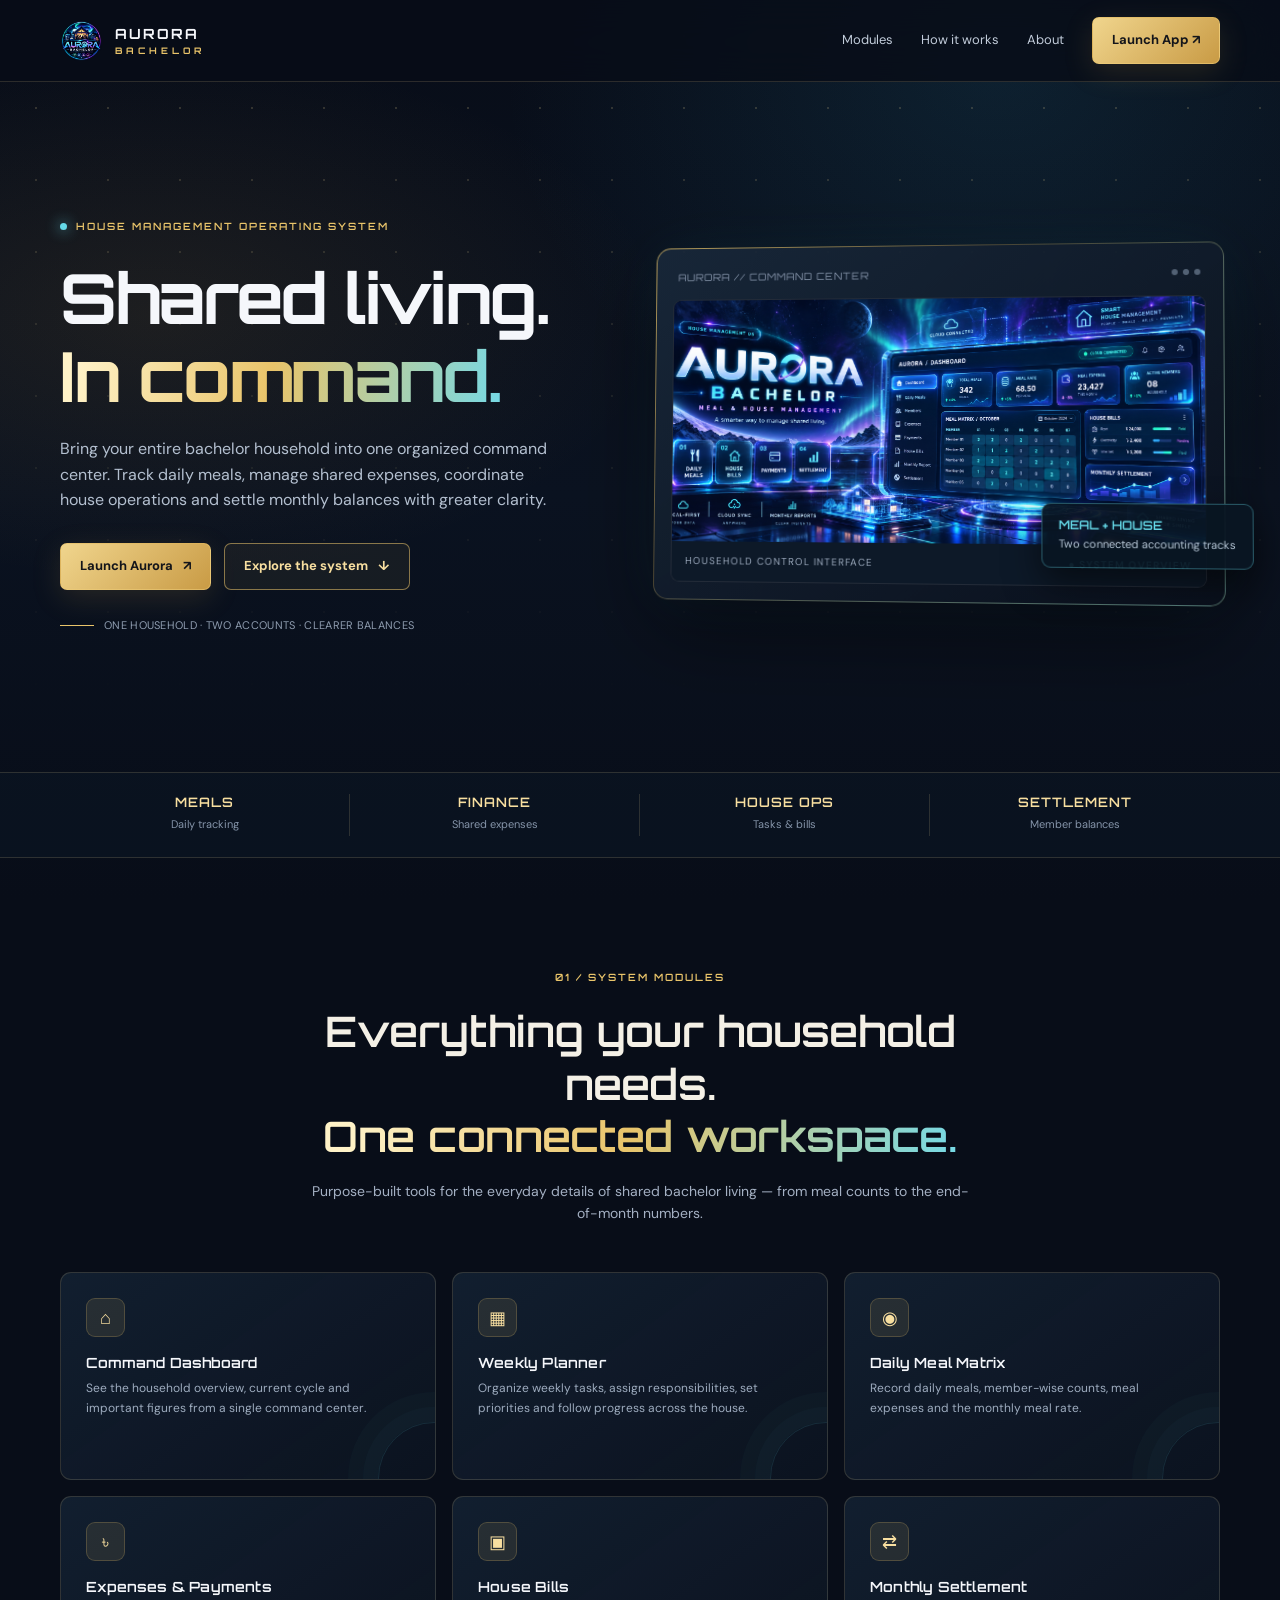
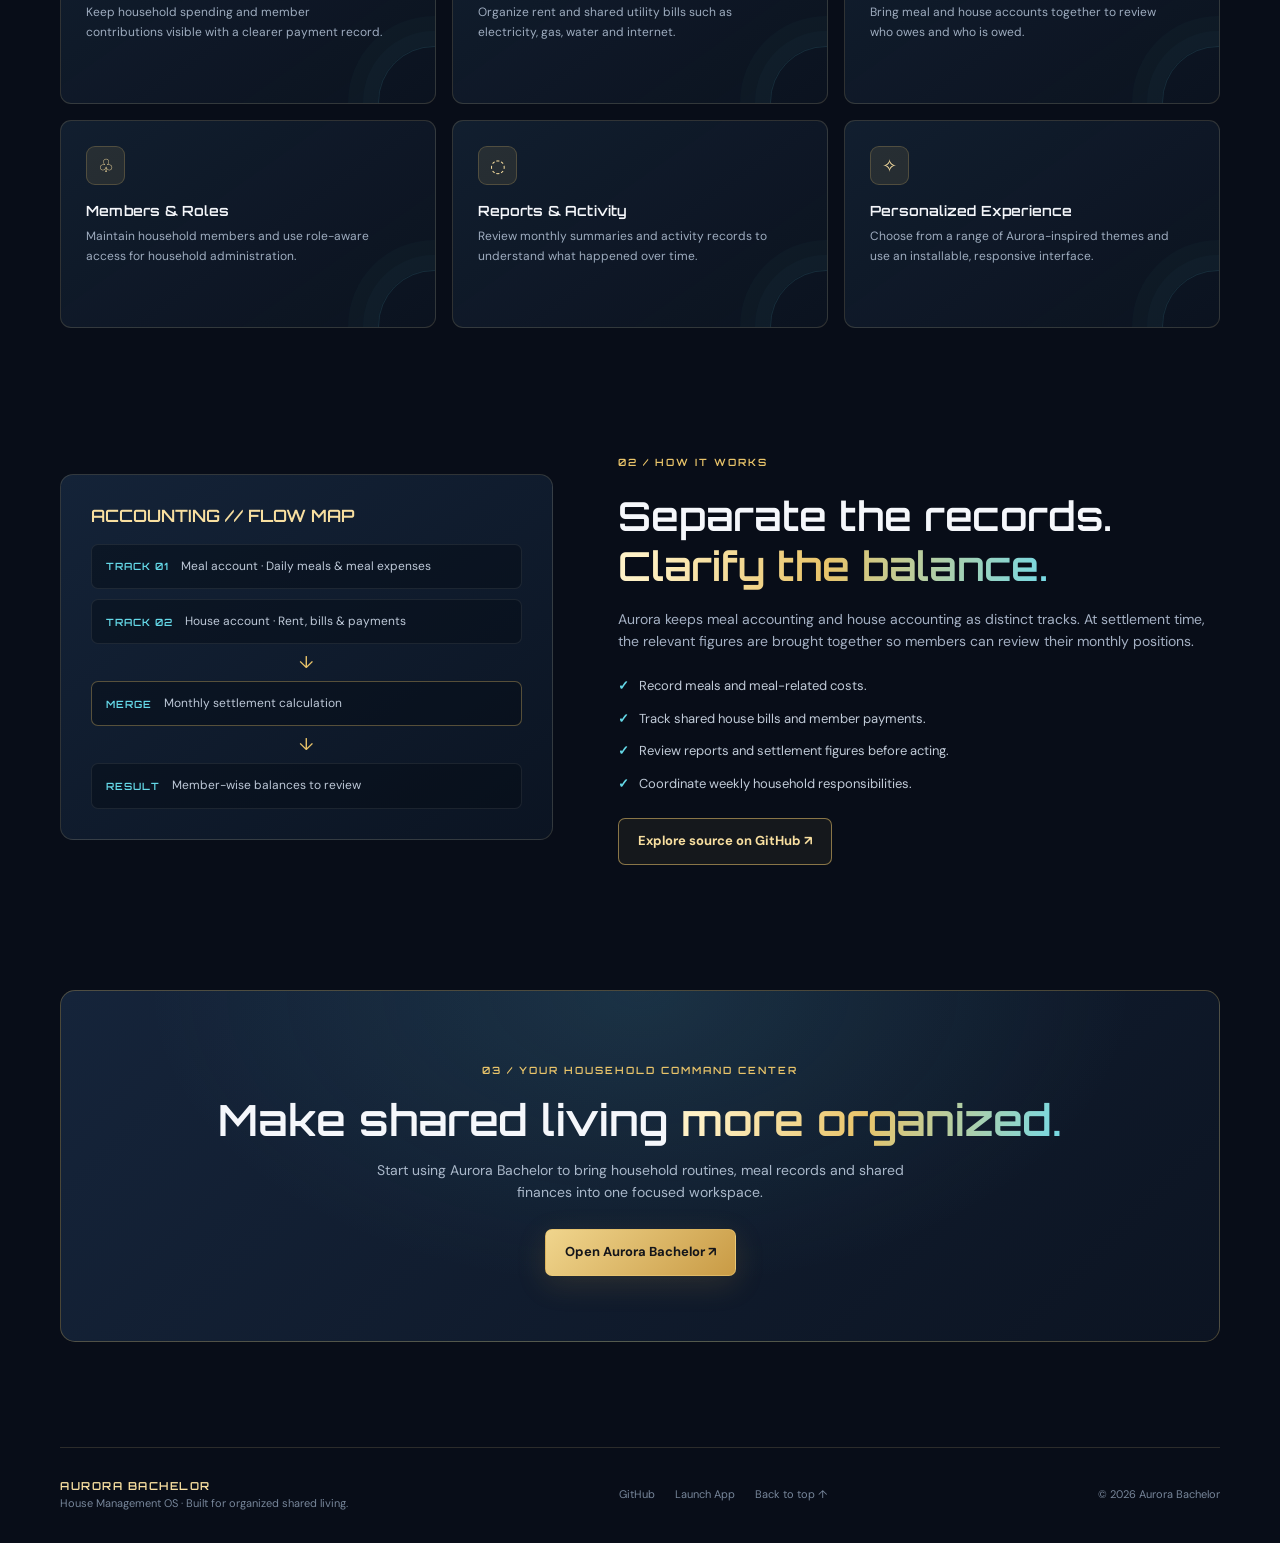
<file: landing/index.html>
<!doctype html>
<html lang="en">
<head>
  <meta charset="utf-8">
  <meta name="viewport" content="width=device-width,initial-scale=1">
  <meta name="theme-color" content="#080d18">
  <meta name="description" content="Aurora Bachelor is a futuristic household management OS for shared living. Organize meals, members, expenses, house bills and monthly settlements in one place.">
  <meta property="og:type" content="website">
  <meta property="og:title" content="Aurora Bachelor — Shared Living, in Command">
  <meta property="og:description" content="One command center for meals, money, house operations and clearer monthly settlements.">
  <meta property="og:image" content="https://github.com/gitwithmasum/Aurora-Bachelor/raw/main/Assets/Aurora%20House%20Management%20Dashboard.png">
  <title>Aurora Bachelor — Shared Living, in Command</title>
  <link rel="icon" href="../Assets/AURORA%20BACHELOR%20LOGO.png">
  <link rel="preconnect" href="https://fonts.googleapis.com">
  <link rel="preconnect" href="https://fonts.gstatic.com" crossorigin>
  <link href="https://fonts.googleapis.com/css2?family=DM+Sans:wght@400;500;600;700&family=Orbitron:wght@500;600;700;800&display=swap" rel="stylesheet">
  <style>
    :root{color-scheme:dark;--bg:#080d18;--panel:#101a2a;--panel2:#0d1625;--gold:#e9c46a;--gold2:#f8dfa0;--cyan:#65d9e8;--muted:#a4b0c3;--line:rgba(225,203,145,.17);--white:#f5f7fb}
    *{box-sizing:border-box}html{scroll-behavior:smooth;scroll-padding-top:90px}body{margin:0;background:var(--bg);color:var(--white);font-family:"DM Sans",sans-serif;line-height:1.6;overflow-x:hidden}
    body:before{content:"";position:fixed;inset:0;pointer-events:none;z-index:-2;background:radial-gradient(ellipse at 78% 8%,rgba(35,112,143,.19),transparent 35%),radial-gradient(ellipse at 12% 35%,rgba(175,132,54,.12),transparent 32%),linear-gradient(180deg,#080d18,#0a1220 55%,#080d18)}
    body:after{content:"";position:fixed;inset:0;pointer-events:none;z-index:-1;opacity:.23;background-image:radial-gradient(#d9c58d 1px,transparent 1px);background-size:72px 72px;mask-image:linear-gradient(to bottom,black,transparent 80%)}
    a{color:inherit;text-decoration:none}.wrap{width:min(1160px,calc(100% - 44px));margin:auto}.nav{height:82px;display:flex;align-items:center;justify-content:space-between;border-bottom:1px solid var(--line);position:sticky;top:0;z-index:10;background:rgba(8,13,24,.82);backdrop-filter:blur(18px)}
    .brand{display:flex;align-items:center;gap:12px}.brand img{width:43px;height:43px;object-fit:contain}.brand-name{font:700 14px Orbitron,sans-serif;letter-spacing:2px}.brand-name small{display:block;color:var(--gold);font-size:9px;letter-spacing:4px;margin-top:3px}
    .navlinks{display:flex;align-items:center;gap:28px;color:#c2ccda;font-size:13px}.navlinks a:hover{color:var(--gold2)}.nav-cta,.btn{display:inline-flex;align-items:center;justify-content:center;gap:10px;padding:12px 19px;border-radius:7px;font-weight:700;font-size:13px;transition:.2s;border:1px solid rgba(233,196,106,.55)}.nav-cta,.btn.primary{background:linear-gradient(135deg,#f0d58d,#c99b45);color:#14151a;box-shadow:0 8px 30px rgba(201,155,69,.16)}.nav-cta:hover,.btn:hover{transform:translateY(-2px);box-shadow:0 12px 32px rgba(201,155,69,.22)}.btn.secondary{color:var(--gold2);background:rgba(233,196,106,.06)}
    .hero{min-height:690px;display:grid;grid-template-columns:1fr 1.05fr;align-items:center;gap:44px;padding:78px 0 86px}.kicker{display:inline-flex;align-items:center;gap:9px;color:var(--gold);font:600 10px Orbitron,sans-serif;letter-spacing:2px;text-transform:uppercase}.pulse{width:7px;height:7px;background:var(--cyan);border-radius:50%;box-shadow:0 0 14px var(--cyan)}h1{font:700 clamp(40px,5.5vw,69px)/1.12 Orbitron,sans-serif;letter-spacing:-2.5px;margin:22px 0}.gradient{background:linear-gradient(100deg,#fff2c7 5%,#e9c46a 48%,#75d9e6 100%);-webkit-background-clip:text;background-clip:text;color:transparent}.hero-copy{font-size:16px;color:#b4c0d0;max-width:510px;margin:0 0 30px}.hero-actions{display:flex;gap:13px;flex-wrap:wrap}.micro{display:flex;align-items:center;gap:10px;margin-top:27px;color:#8f9db0;font-size:11px;letter-spacing:.3px}.micro i{height:1px;width:34px;background:var(--gold)}
    .visual{position:relative;padding:17px;border:1px solid rgba(233,196,106,.28);border-radius:15px;background:linear-gradient(145deg,rgba(24,39,57,.92),rgba(9,16,28,.96));box-shadow:0 30px 90px rgba(0,0,0,.48),0 0 55px rgba(71,178,198,.08);transform:perspective(1200px) rotateY(-5deg) rotateX(2deg)}.visual:before{content:"";position:absolute;inset:-1px;border-radius:15px;padding:1px;background:linear-gradient(135deg,rgba(233,196,106,.7),transparent 38%,rgba(101,217,232,.38));mask:linear-gradient(#000 0 0) content-box,linear-gradient(#000 0 0);mask-composite:exclude;pointer-events:none}
    .windowbar{height:35px;display:flex;align-items:center;justify-content:space-between;padding:0 5px 12px;color:#8493a9;font:10px Orbitron,sans-serif;letter-spacing:1px}.dots{display:flex;gap:5px}.dots b{width:6px;height:6px;border-radius:50%;background:#526174}.screen{border:1px solid rgba(255,255,255,.1);border-radius:9px;overflow:hidden;background:#0a1321}.screen img{display:block;width:100%;height:auto;min-height:245px;object-fit:cover;object-position:top}.screen-caption{display:flex;justify-content:space-between;gap:12px;padding:12px 14px;background:#0d1928;color:#9ba9bc;font-size:10px;letter-spacing:1px}.screen-caption strong{color:var(--cyan);font-weight:600}
    .float-chip{position:absolute;right:-28px;bottom:35px;padding:13px 16px;border:1px solid rgba(101,217,232,.35);border-radius:9px;background:rgba(9,22,34,.94);box-shadow:0 15px 35px #0008;font-size:11px;color:#b6c6d6}.float-chip strong{display:block;color:var(--cyan);font:600 12px Orbitron,sans-serif;margin-bottom:3px}
    .strip{border-block:1px solid var(--line);background:rgba(12,22,36,.66)}.strip-inner{display:grid;grid-template-columns:repeat(4,1fr);padding:21px 0}.metric{text-align:center;border-right:1px solid var(--line)}.metric:last-child{border:0}.metric strong{display:block;font:600 13px Orbitron,sans-serif;color:var(--gold2);letter-spacing:1px}.metric span{font-size:11px;color:#8594a9}
    section.content{padding:105px 0}.section-head{max-width:670px;margin:0 auto 48px;text-align:center}.section-head .kicker{justify-content:center}.section-head h2{font:600 clamp(27px,3.6vw,42px)/1.25 Orbitron,sans-serif;margin:17px 0;color:#f4f0e6}.section-head p{color:var(--muted);font-size:14px}.grid{display:grid;grid-template-columns:repeat(3,1fr);gap:16px}.feature{min-height:208px;padding:25px;border:1px solid var(--line);border-radius:11px;background:linear-gradient(145deg,rgba(19,32,49,.92),rgba(12,20,33,.82));transition:.25s;position:relative;overflow:hidden}.feature:hover{transform:translateY(-5px);border-color:rgba(233,196,106,.48);background:linear-gradient(145deg,rgba(26,43,61,.98),rgba(12,20,33,.9))}.feature:after{content:"";position:absolute;width:110px;height:110px;right:-55px;bottom:-55px;border:1px solid rgba(101,217,232,.12);border-radius:50%;box-shadow:0 0 0 15px rgba(101,217,232,.025),0 0 0 30px rgba(101,217,232,.02)}.icon{width:39px;height:39px;border-radius:9px;display:grid;place-items:center;background:rgba(233,196,106,.1);border:1px solid rgba(233,196,106,.22);color:var(--gold2);font-size:18px}.feature h3{font:600 14px Orbitron,sans-serif;letter-spacing:.2px;margin:17px 0 8px}.feature p{font-size:12px;color:#9eacbf;margin:0;max-width:300px}
    .split{display:grid;grid-template-columns:.9fr 1.1fr;gap:65px;align-items:center}.split-card{padding:30px;border:1px solid var(--line);border-radius:13px;background:linear-gradient(145deg,#142338,#0b1422)}.split-card h3{font:600 17px Orbitron,sans-serif;color:var(--gold2);margin:0 0 18px}.flow{display:grid;gap:10px}.flow-row{display:flex;align-items:center;gap:12px;padding:12px 14px;border:1px solid rgba(255,255,255,.08);border-radius:7px;background:rgba(5,12,22,.45);font-size:12px;color:#bdc8d7}.flow-row b{color:var(--cyan);font:600 10px Orbitron,sans-serif;letter-spacing:1px}.flow-arrow{text-align:center;color:var(--gold);font-size:17px;line-height:1}
    .split-copy h2{font:600 clamp(27px,3.5vw,40px)/1.25 Orbitron,sans-serif;margin:17px 0}.split-copy p{color:var(--muted);font-size:14px}.checks{list-style:none;padding:0;margin:23px 0;display:grid;gap:12px}.checks li{display:flex;gap:10px;color:#c1cbd8;font-size:13px}.checks li:before{content:"✓";color:var(--cyan);font-weight:700}
    .cta{padding:65px 35px;text-align:center;border:1px solid rgba(233,196,106,.28);border-radius:15px;background:radial-gradient(ellipse at 50% 0,rgba(74,155,174,.16),transparent 60%),linear-gradient(135deg,#15243a,#0c1422);position:relative;overflow:hidden}.cta h2{font:600 clamp(27px,4vw,43px)/1.2 Orbitron,sans-serif;margin:13px 0}.cta p{color:#aab8ca;font-size:14px;margin:0 auto 25px;max-width:560px}.footer{padding:30px 0;border-top:1px solid var(--line);display:flex;justify-content:space-between;gap:20px;align-items:center;color:#77869a;font-size:11px}.footer strong{font:600 11px Orbitron,sans-serif;color:var(--gold2);letter-spacing:1.5px}.footer-links{display:flex;gap:20px}.footer a:hover{color:var(--gold2)}
    @media(max-width:900px){.hero{grid-template-columns:1fr;gap:50px;padding-top:65px}.hero-copy{max-width:620px}.visual{max-width:700px;width:100%;margin:auto;transform:none}.grid{grid-template-columns:repeat(2,1fr)}.split{grid-template-columns:1fr;gap:35px}.navlinks{gap:16px}}
    @media(max-width:620px){.wrap{width:min(100% - 30px,1160px)}.nav{height:70px}.navlinks a:not(.nav-cta){display:none}.nav-cta{padding:10px 12px;font-size:11px}.brand img{width:37px;height:37px}.hero{min-height:0;padding:60px 0 65px;gap:38px}h1{letter-spacing:-1.8px}.hero-copy{font-size:14px}.visual{padding:10px}.float-chip{right:-5px;bottom:22px}.strip-inner{grid-template-columns:repeat(2,1fr);gap:17px 0}.metric:nth-child(2){border:0}.metric:nth-child(3),.metric:nth-child(4){padding-top:14px}.grid{grid-template-columns:1fr}.feature{min-height:0}.content{padding:75px 0!important}.section-head{margin-bottom:32px}.cta{padding:45px 20px}.footer{align-items:flex-start;flex-direction:column}.footer-links{flex-wrap:wrap}}
    @media(prefers-reduced-motion:reduce){html{scroll-behavior:auto}*,*:before,*:after{transition:none!important}}
  </style>
</head>
<body>
  <header class="nav">
    <div class="wrap" style="display:flex;align-items:center;justify-content:space-between;width:min(1160px,calc(100% - 44px))">
      <a class="brand" href="#top" aria-label="Aurora Bachelor home"><img src="../Assets/AURORA%20BACHELOR%20LOGO.png" alt=""><span class="brand-name">AURORA<small>BACHELOR</small></span></a>
      <nav class="navlinks" aria-label="Main navigation"><a href="#modules">Modules</a><a href="#workflow">How it works</a><a href="#about">About</a><a class="nav-cta" href="https://aurora-bachelor-masumtheinvincible.vercel.app/" target="_blank" rel="noopener">Launch App ↗</a></nav>
    </div>
  </header>
  <main id="top">
    <div class="wrap hero">
      <div>
        <div class="kicker"><span class="pulse"></span> HOUSE MANAGEMENT OPERATING SYSTEM</div>
        <h1>Shared living.<br><span class="gradient">In command.</span></h1>
        <p class="hero-copy">Bring your entire bachelor household into one organized command center. Track daily meals, manage shared expenses, coordinate house operations and settle monthly balances with greater clarity.</p>
        <div class="hero-actions"><a class="btn primary" href="https://aurora-bachelor-masumtheinvincible.vercel.app/" target="_blank" rel="noopener">Launch Aurora <span>↗</span></a><a class="btn secondary" href="#modules">Explore the system <span>↓</span></a></div>
        <div class="micro"><i></i> ONE HOUSEHOLD · TWO ACCOUNTS · CLEARER BALANCES</div>
      </div>
      <div class="visual" aria-label="Aurora Bachelor dashboard preview">
        <div class="windowbar"><span>AURORA // COMMAND CENTER</span><span class="dots"><b></b><b></b><b></b></span></div>
        <div class="screen"><img src="../Assets/Aurora%20House%20Management%20Dashboard.png" alt="Aurora Bachelor household management dashboard preview" loading="eager"><div class="screen-caption"><span>HOUSEHOLD CONTROL INTERFACE</span><strong>● SYSTEM OVERVIEW</strong></div></div>
        <div class="float-chip"><strong>MEAL + HOUSE</strong>Two connected accounting tracks</div>
      </div>
    </div>
    <div class="strip"><div class="wrap strip-inner"><div class="metric"><strong>MEALS</strong><span>Daily tracking</span></div><div class="metric"><strong>FINANCE</strong><span>Shared expenses</span></div><div class="metric"><strong>HOUSE OPS</strong><span>Tasks & bills</span></div><div class="metric"><strong>SETTLEMENT</strong><span>Member balances</span></div></div></div>
    <section class="content" id="modules"><div class="wrap">
      <div class="section-head"><div class="kicker">01 / SYSTEM MODULES</div><h2>Everything your household needs.<br><span class="gradient">One connected workspace.</span></h2><p>Purpose-built tools for the everyday details of shared bachelor living — from meal counts to the end-of-month numbers.</p></div>
      <div class="grid">
        <article class="feature"><div class="icon">⌂</div><h3>Command Dashboard</h3><p>See the household overview, current cycle and important figures from a single command center.</p></article>
        <article class="feature"><div class="icon">▦</div><h3>Weekly Planner</h3><p>Organize weekly tasks, assign responsibilities, set priorities and follow progress across the house.</p></article>
        <article class="feature"><div class="icon">◉</div><h3>Daily Meal Matrix</h3><p>Record daily meals, member-wise counts, meal expenses and the monthly meal rate.</p></article>
        <article class="feature"><div class="icon">৳</div><h3>Expenses & Payments</h3><p>Keep household spending and member contributions visible with a clearer payment record.</p></article>
        <article class="feature"><div class="icon">▣</div><h3>House Bills</h3><p>Organize rent and shared utility bills such as electricity, gas, water and internet.</p></article>
        <article class="feature"><div class="icon">⇄</div><h3>Monthly Settlement</h3><p>Bring meal and house accounts together to review who owes and who is owed.</p></article>
        <article class="feature"><div class="icon">♧</div><h3>Members & Roles</h3><p>Maintain household members and use role-aware access for household administration.</p></article>
        <article class="feature"><div class="icon">◌</div><h3>Reports & Activity</h3><p>Review monthly summaries and activity records to understand what happened over time.</p></article>
        <article class="feature"><div class="icon">✧</div><h3>Personalized Experience</h3><p>Choose from a range of Aurora-inspired themes and use an installable, responsive interface.</p></article>
      </div>
    </div></section>
    <section class="content" id="workflow" style="padding-top:15px"><div class="wrap split">
      <div class="split-card"><h3>ACCOUNTING // FLOW MAP</h3><div class="flow"><div class="flow-row"><b>TRACK 01</b><span>Meal account · Daily meals & meal expenses</span></div><div class="flow-row"><b>TRACK 02</b><span>House account · Rent, bills & payments</span></div><div class="flow-arrow">↓</div><div class="flow-row" style="border-color:rgba(233,196,106,.35)"><b>MERGE</b><span>Monthly settlement calculation</span></div><div class="flow-arrow">↓</div><div class="flow-row"><b>RESULT</b><span>Member-wise balances to review</span></div></div></div>
      <div class="split-copy"><div class="kicker">02 / HOW IT WORKS</div><h2>Separate the records.<br><span class="gradient">Clarify the balance.</span></h2><p>Aurora keeps meal accounting and house accounting as distinct tracks. At settlement time, the relevant figures are brought together so members can review their monthly positions.</p><ul class="checks"><li>Record meals and meal-related costs.</li><li>Track shared house bills and member payments.</li><li>Review reports and settlement figures before acting.</li><li>Coordinate weekly household responsibilities.</li></ul><a class="btn secondary" href="https://github.com/gitwithmasum/Aurora-Bachelor" target="_blank" rel="noopener">Explore source on GitHub ↗</a></div>
    </div></section>
    <section class="content" id="about" style="padding-top:20px"><div class="wrap"><div class="cta"><div class="kicker" style="justify-content:center">03 / YOUR HOUSEHOLD COMMAND CENTER</div><h2>Make shared living <span class="gradient">more organized.</span></h2><p>Start using Aurora Bachelor to bring household routines, meal records and shared finances into one focused workspace.</p><a class="btn primary" href="https://aurora-bachelor-masumtheinvincible.vercel.app/" target="_blank" rel="noopener">Open Aurora Bachelor ↗</a></div></div></section>
  </main>
  <footer><div class="wrap footer"><div><strong>AURORA BACHELOR</strong><div>House Management OS · Built for organized shared living.</div></div><div class="footer-links"><a href="https://github.com/gitwithmasum/Aurora-Bachelor" target="_blank" rel="noopener">GitHub</a><a href="https://aurora-bachelor-masumtheinvincible.vercel.app/" target="_blank" rel="noopener">Launch App</a><a href="#top">Back to top ↑</a></div><div>© <span id="year">2026</span> Aurora Bachelor</div></div></footer>
  <script>document.getElementById("year").textContent=new Date().getFullYear();</script>
</body>
</html>
</file>
